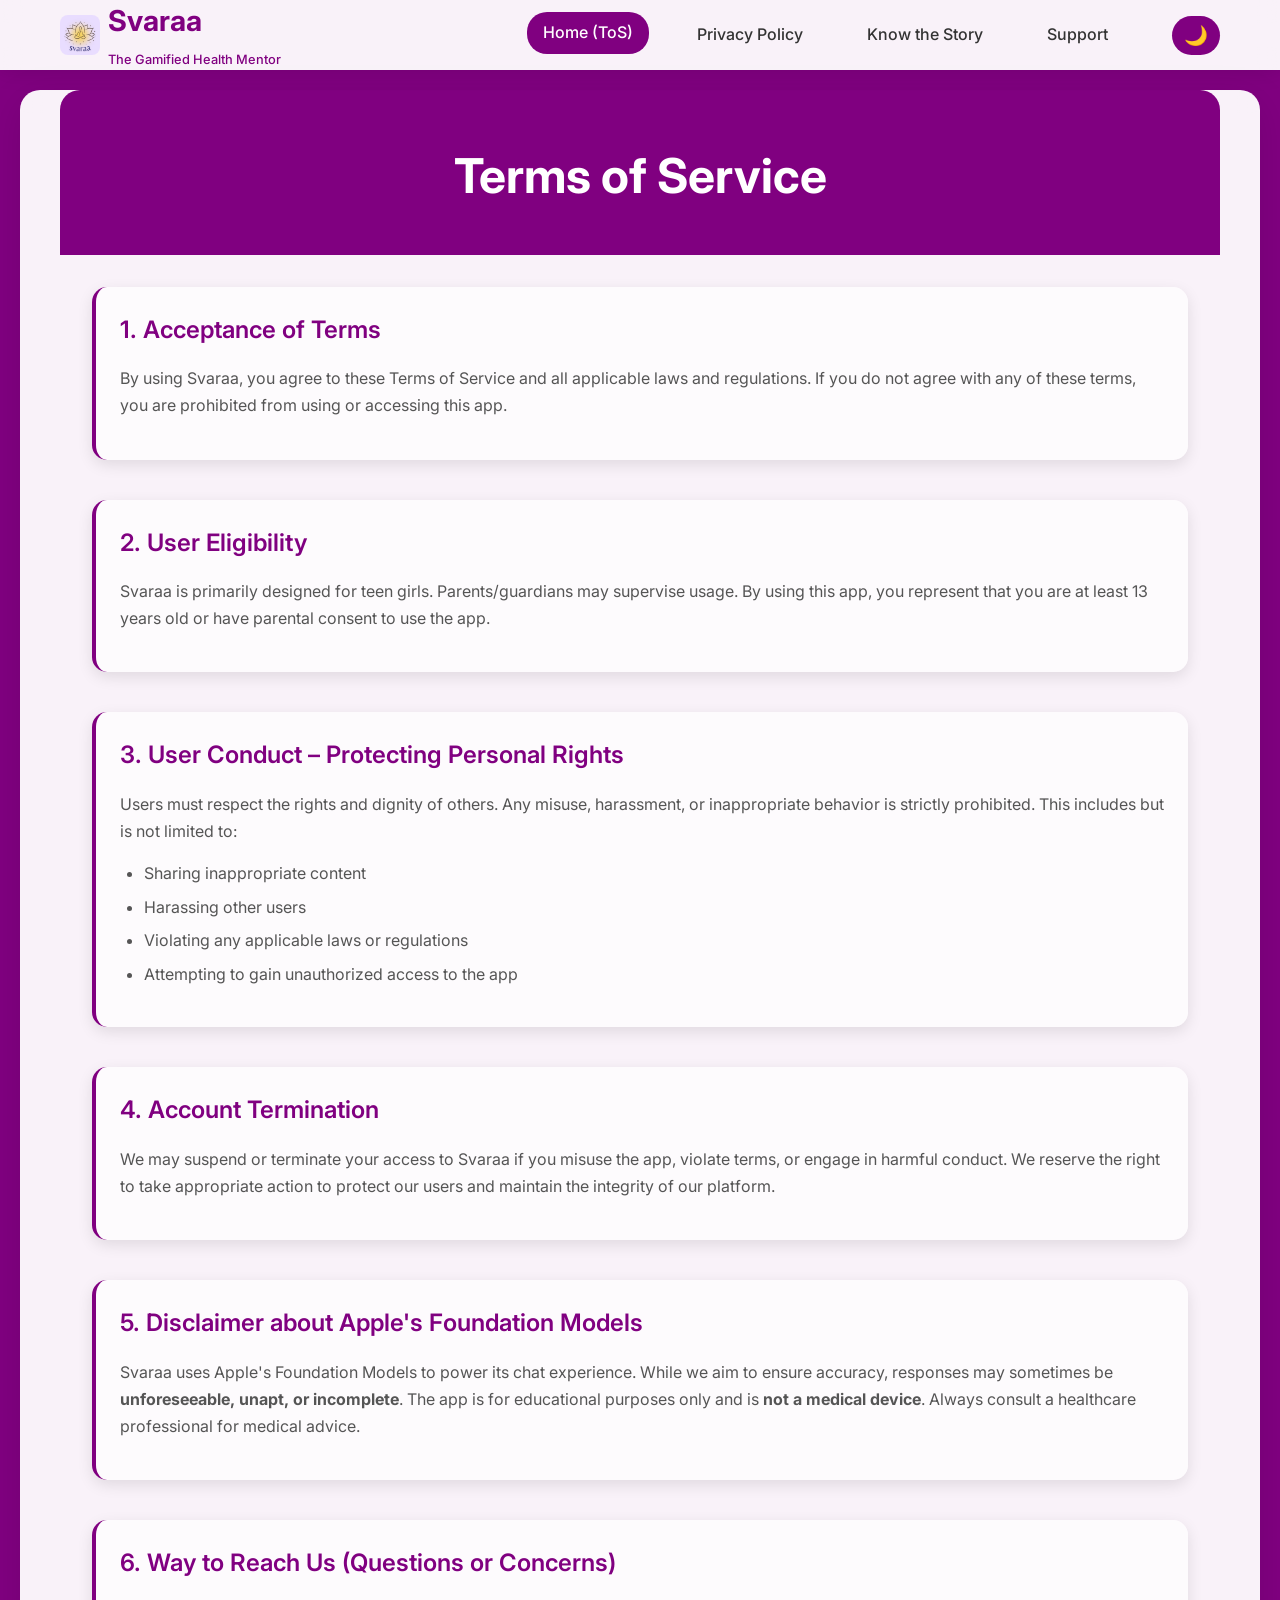
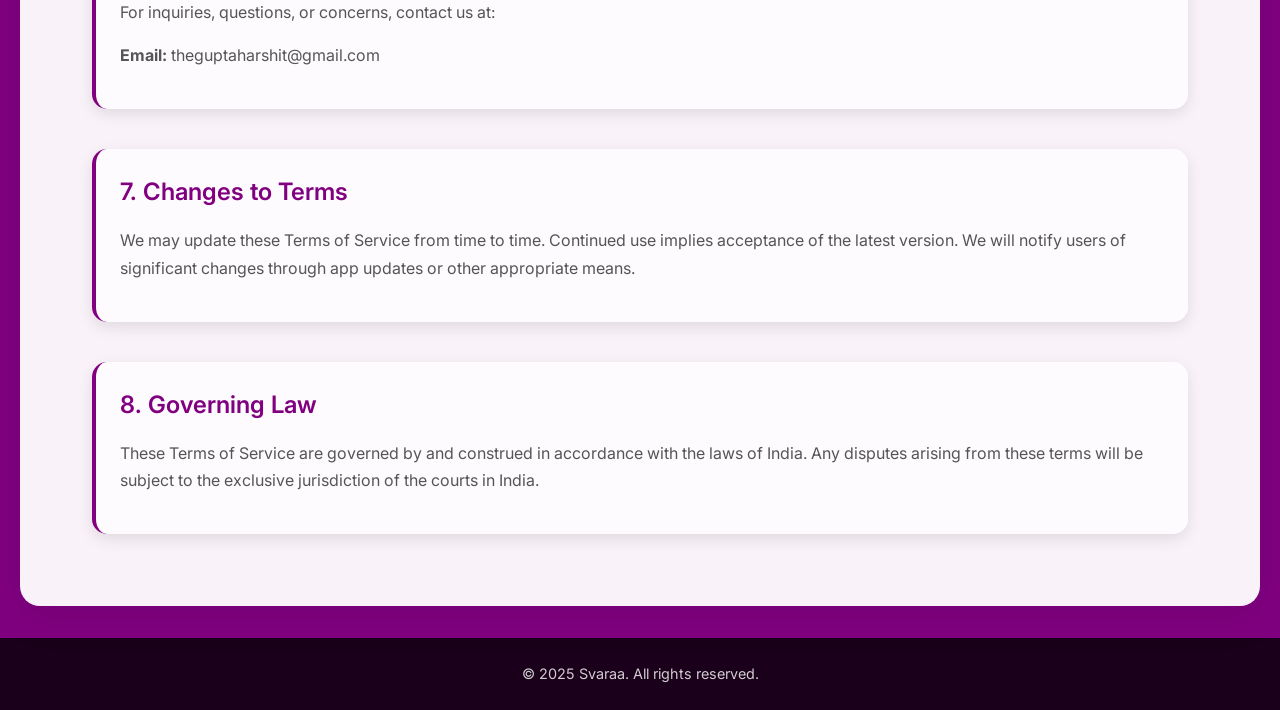
<file: index.html>
<!DOCTYPE html>
<html lang="en">
<head>
    <meta charset="UTF-8">
    <meta name="viewport" content="width=device-width, initial-scale=1.0">
    <title>Terms of Service - Svaraa</title>
    <link rel="stylesheet" href="style.css">
    <link href="https://fonts.googleapis.com/css2?family=Inter:wght@300;400;500;600;700&display=swap" rel="stylesheet">
</head>
<body>
    <nav class="navbar">
        <div class="nav-container">
            <div class="nav-logo">
                <img src="App-Logo.png" alt="Svaraa Logo" class="logo">
                <div>
                    <h2>Svaraa</h2>
                    <span class="tagline">The Gamified Health Mentor</span>
                </div>
            </div>
            <div class="nav-menu" id="nav-menu">
                <a href="index.html" class="nav-link active">Home (ToS)</a>
                <a href="privacy.html" class="nav-link">Privacy Policy</a>
                <a href="story.html" class="nav-link">Know the Story</a>
                <a href="support.html" class="nav-link">Support</a>
                <button class="theme-toggle" id="theme-toggle" aria-label="Toggle theme">
                    <span id="theme-icon">🌙</span>
                </button>
            </div>
            <div class="hamburger" id="hamburger">
                <span class="bar"></span>
                <span class="bar"></span>
                <span class="bar"></span>
            </div>
        </div>
    </nav>

    <main class="main-content">
        <div class="container">
            <header class="page-header">
                <h1>Terms of Service</h1>
            </header>

            <div class="content">
                <section class="terms-section">
                    <h2>1. Acceptance of Terms</h2>
                    <p>By using Svaraa, you agree to these Terms of Service and all applicable laws and regulations. If you do not agree with any of these terms, you are prohibited from using or accessing this app.</p>
                </section>

                <section class="terms-section">
                    <h2>2. User Eligibility</h2>
                    <p>Svaraa is primarily designed for teen girls. Parents/guardians may supervise usage. By using this app, you represent that you are at least 13 years old or have parental consent to use the app.</p>
                </section>

                <section class="terms-section">
                    <h2>3. User Conduct – Protecting Personal Rights</h2>
                    <p>Users must respect the rights and dignity of others. Any misuse, harassment, or inappropriate behavior is strictly prohibited. This includes but is not limited to:</p>
                    <ul>
                        <li>Sharing inappropriate content</li>
                        <li>Harassing other users</li>
                        <li>Violating any applicable laws or regulations</li>
                        <li>Attempting to gain unauthorized access to the app</li>
                    </ul>
                </section>

                <section class="terms-section">
                    <h2>4. Account Termination</h2>
                    <p>We may suspend or terminate your access to Svaraa if you misuse the app, violate terms, or engage in harmful conduct. We reserve the right to take appropriate action to protect our users and maintain the integrity of our platform.</p>
                </section>

                <section class="terms-section">
                    <h2>5. Disclaimer about Apple's Foundation Models</h2>
                    <p>Svaraa uses Apple's Foundation Models to power its chat experience. While we aim to ensure accuracy, responses may sometimes be <strong>unforeseeable, unapt, or incomplete</strong>. The app is for educational purposes only and is <strong>not a medical device</strong>. Always consult a healthcare professional for medical advice.</p>
                </section>

                <section class="terms-section">
                    <h2>6. Way to Reach Us (Questions or Concerns)</h2>
                    <p>For inquiries, questions, or concerns, contact us at:</p>
                    <p><strong>Email:</strong> theguptaharshit@gmail.com</p>
                </section>

                <section class="terms-section">
                    <h2>7. Changes to Terms</h2>
                    <p>We may update these Terms of Service from time to time. Continued use implies acceptance of the latest version. We will notify users of significant changes through app updates or other appropriate means.</p>
                </section>

                <section class="terms-section">
                    <h2>8. Governing Law</h2>
                    <p>These Terms of Service are governed by and construed in accordance with the laws of India. Any disputes arising from these terms will be subject to the exclusive jurisdiction of the courts in India.</p>
                </section>
            </div>
        </div>
    </main>

    <footer class="footer">
        <div class="container">
            <p>&copy; 2025 Svaraa. All rights reserved.</p>
        </div>
    </footer>

    <script src="script.js"></script>
</body>
</html>
</file>
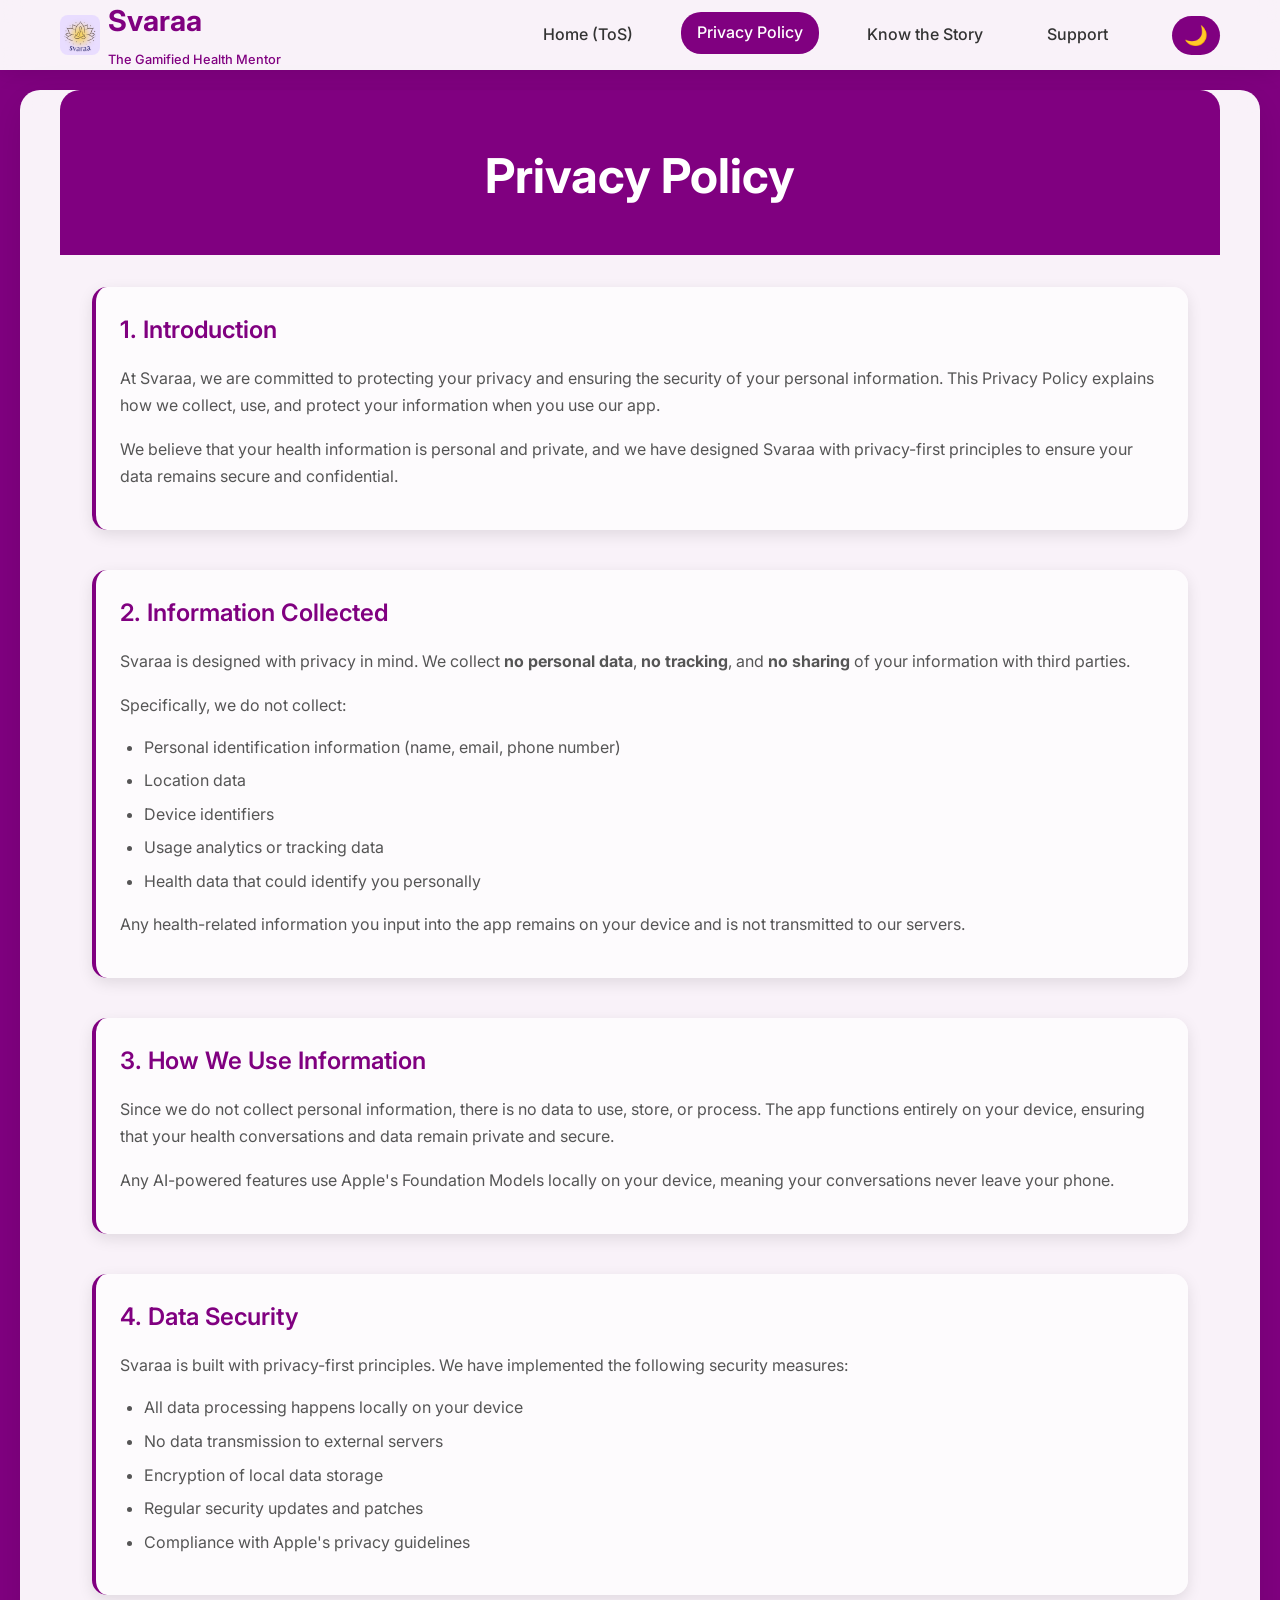
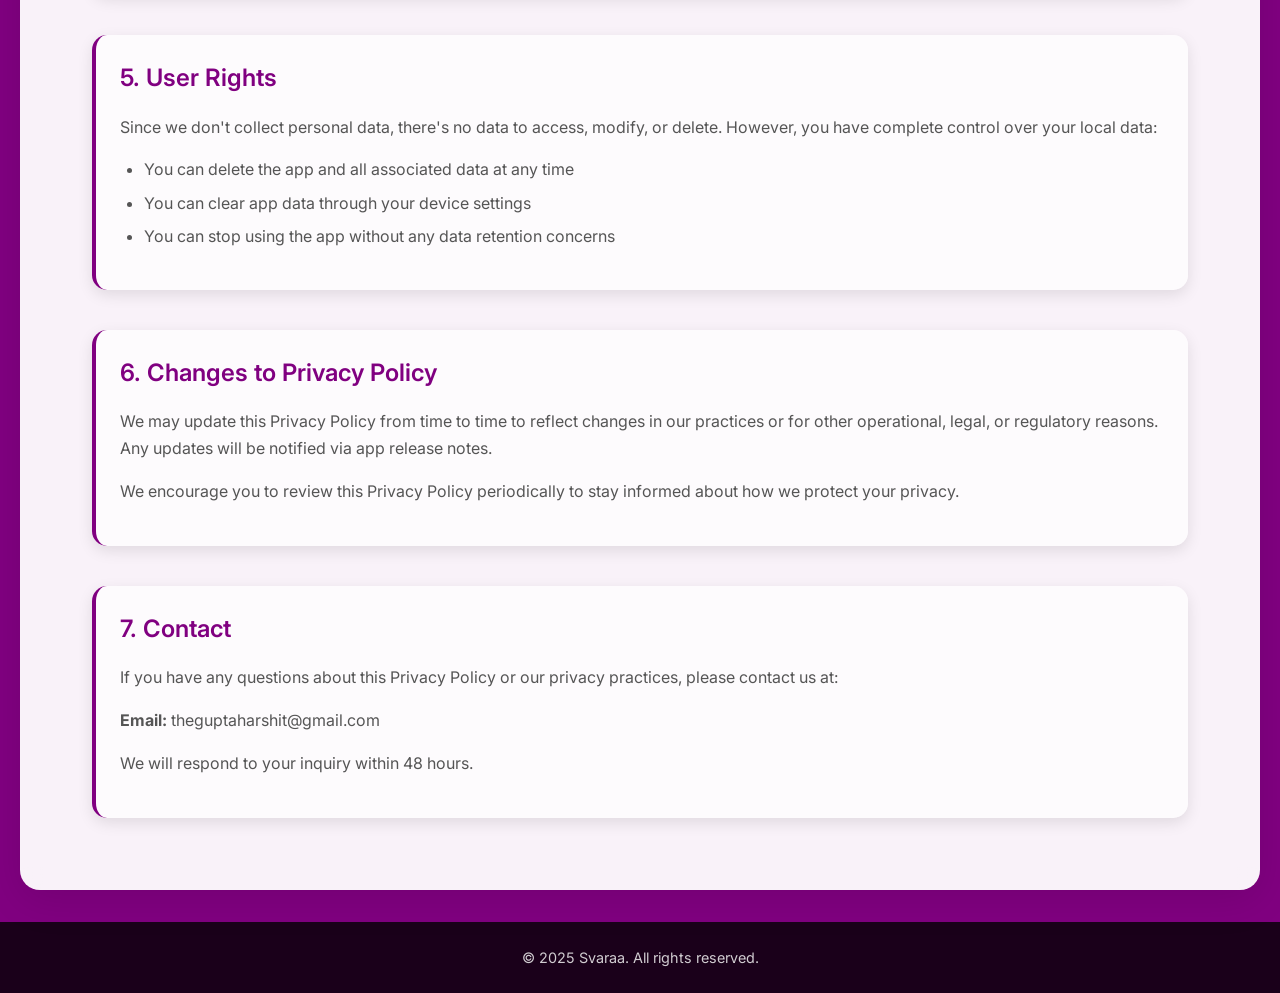
<file: privacy.html>
<!DOCTYPE html>
<html lang="en">
<head>
    <meta charset="UTF-8">
    <meta name="viewport" content="width=device-width, initial-scale=1.0">
    <title>Privacy Policy - Svaraa</title>
    <link rel="stylesheet" href="style.css">
    <link href="https://fonts.googleapis.com/css2?family=Inter:wght@300;400;500;600;700&display=swap" rel="stylesheet">
</head>
<body>
    <nav class="navbar">
        <div class="nav-container">
            <div class="nav-logo">
                <img src="App-Logo.png" alt="Svaraa Logo" class="logo">
                <div>
                    <h2>Svaraa</h2>
                    <span class="tagline">The Gamified Health Mentor</span>
                </div>
            </div>
            <div class="nav-menu" id="nav-menu">
                <a href="index.html" class="nav-link">Home (ToS)</a>
                <a href="privacy.html" class="nav-link active">Privacy Policy</a>
                <a href="story.html" class="nav-link">Know the Story</a>
                <a href="support.html" class="nav-link">Support</a>
                <button class="theme-toggle" id="theme-toggle" aria-label="Toggle theme">
                    <span id="theme-icon">🌙</span>
                </button>
            </div>
            <div class="hamburger" id="hamburger">
                <span class="bar"></span>
                <span class="bar"></span>
                <span class="bar"></span>
            </div>
        </div>
    </nav>

    <main class="main-content">
        <div class="container">
            <header class="page-header">
                <h1>Privacy Policy</h1>
            </header>

            <div class="content">
                <section class="privacy-section">
                    <h2>1. Introduction</h2>
                    <p>At Svaraa, we are committed to protecting your privacy and ensuring the security of your personal information. This Privacy Policy explains how we collect, use, and protect your information when you use our app.</p>
                    <p>We believe that your health information is personal and private, and we have designed Svaraa with privacy-first principles to ensure your data remains secure and confidential.</p>
                </section>

                <section class="privacy-section">
                    <h2>2. Information Collected</h2>
                    <p>Svaraa is designed with privacy in mind. We collect <strong>no personal data</strong>, <strong>no tracking</strong>, and <strong>no sharing</strong> of your information with third parties.</p>
                    <p>Specifically, we do not collect:</p>
                    <ul>
                        <li>Personal identification information (name, email, phone number)</li>
                        <li>Location data</li>
                        <li>Device identifiers</li>
                        <li>Usage analytics or tracking data</li>
                        <li>Health data that could identify you personally</li>
                    </ul>
                    <p>Any health-related information you input into the app remains on your device and is not transmitted to our servers.</p>
                </section>

                <section class="privacy-section">
                    <h2>3. How We Use Information</h2>
                    <p>Since we do not collect personal information, there is no data to use, store, or process. The app functions entirely on your device, ensuring that your health conversations and data remain private and secure.</p>
                    <p>Any AI-powered features use Apple's Foundation Models locally on your device, meaning your conversations never leave your phone.</p>
                </section>

                <section class="privacy-section">
                    <h2>4. Data Security</h2>
                    <p>Svaraa is built with privacy-first principles. We have implemented the following security measures:</p>
                    <ul>
                        <li>All data processing happens locally on your device</li>
                        <li>No data transmission to external servers</li>
                        <li>Encryption of local data storage</li>
                        <li>Regular security updates and patches</li>
                        <li>Compliance with Apple's privacy guidelines</li>
                    </ul>
                </section>

                <section class="privacy-section">
                    <h2>5. User Rights</h2>
                    <p>Since we don't collect personal data, there's no data to access, modify, or delete. However, you have complete control over your local data:</p>
                    <ul>
                        <li>You can delete the app and all associated data at any time</li>
                        <li>You can clear app data through your device settings</li>
                        <li>You can stop using the app without any data retention concerns</li>
                    </ul>
                </section>

                <section class="privacy-section">
                    <h2>6. Changes to Privacy Policy</h2>
                    <p>We may update this Privacy Policy from time to time to reflect changes in our practices or for other operational, legal, or regulatory reasons. Any updates will be notified via app release notes.</p>
                    <p>We encourage you to review this Privacy Policy periodically to stay informed about how we protect your privacy.</p>
                </section>

                <section class="privacy-section">
                    <h2>7. Contact</h2>
                    <p>If you have any questions about this Privacy Policy or our privacy practices, please contact us at:</p>
                    <p><strong>Email:</strong> theguptaharshit@gmail.com</p>
                    <p>We will respond to your inquiry within 48 hours.</p>
                </section>
            </div>
        </div>
    </main>

    <footer class="footer">
        <div class="container">
            <p>&copy; 2025 Svaraa. All rights reserved.</p>
        </div>
    </footer>

    <script src="script.js"></script>
</body>
</html>
</file>
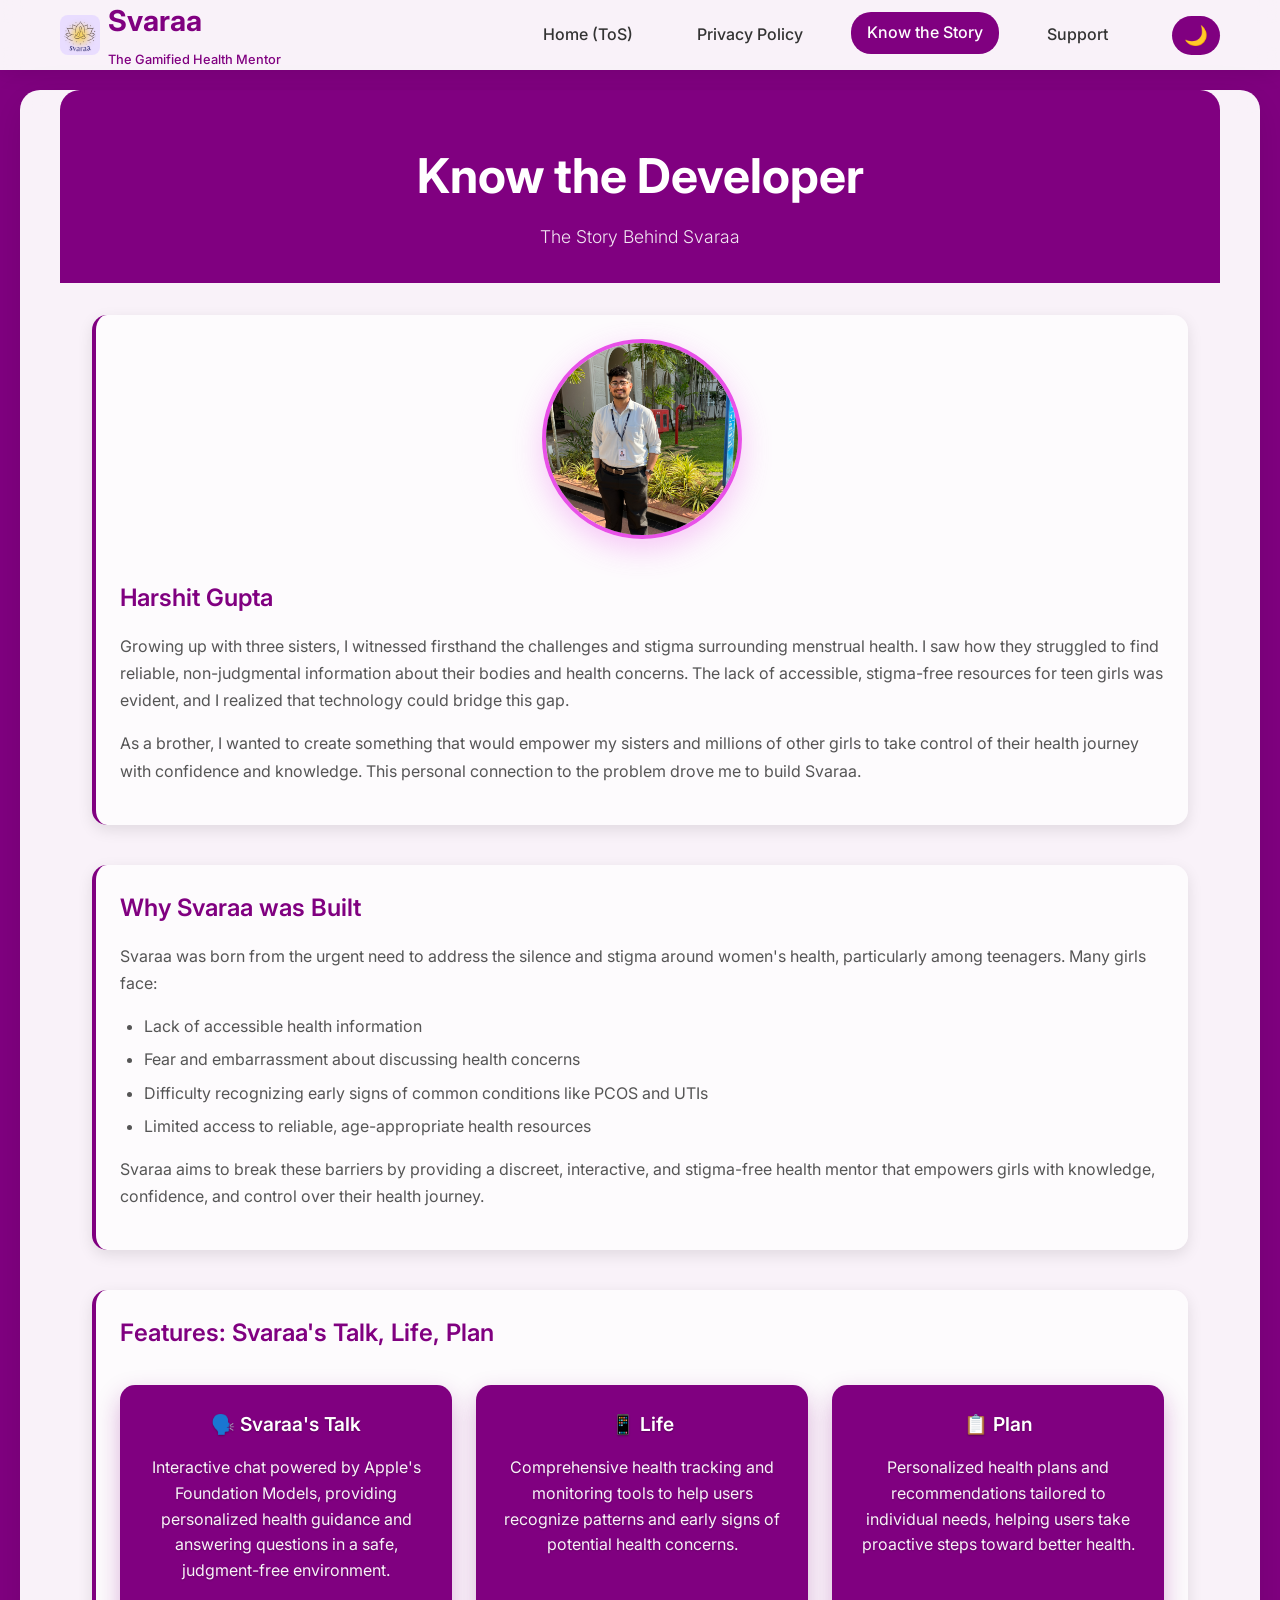
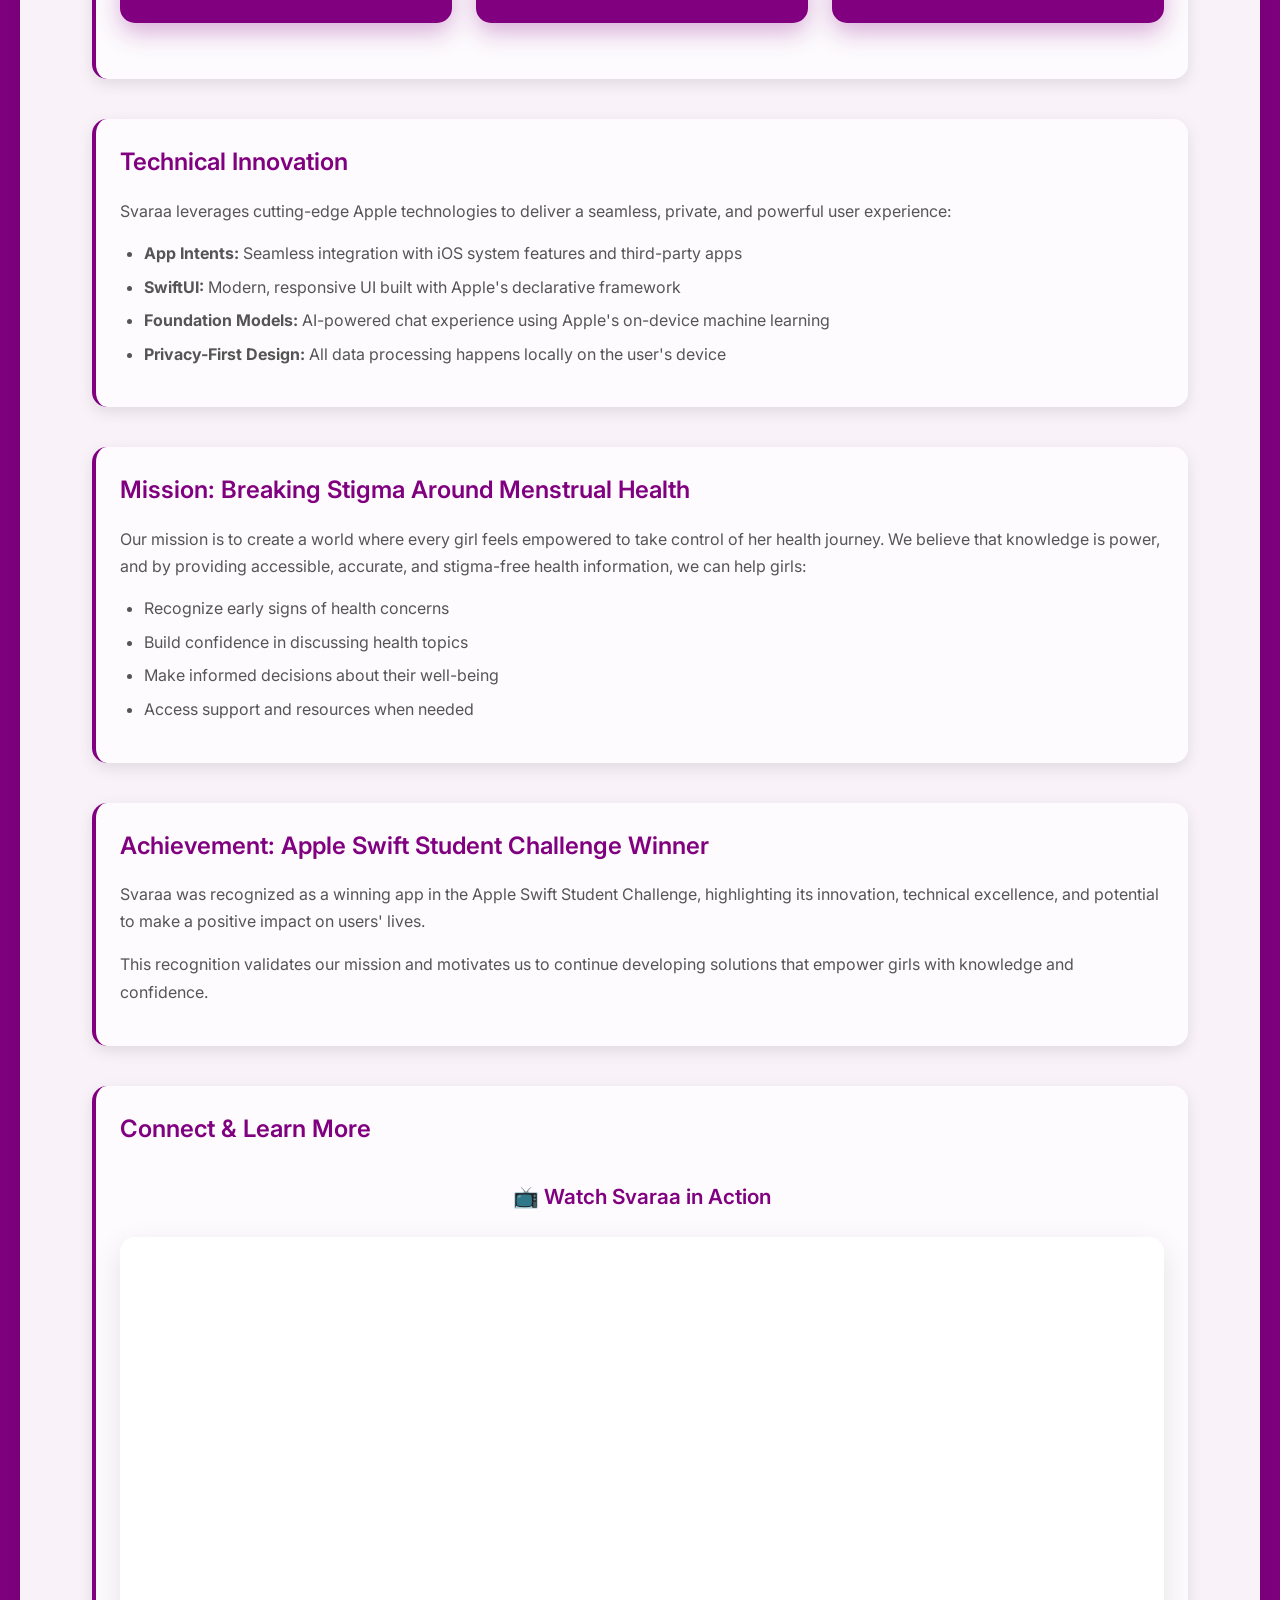
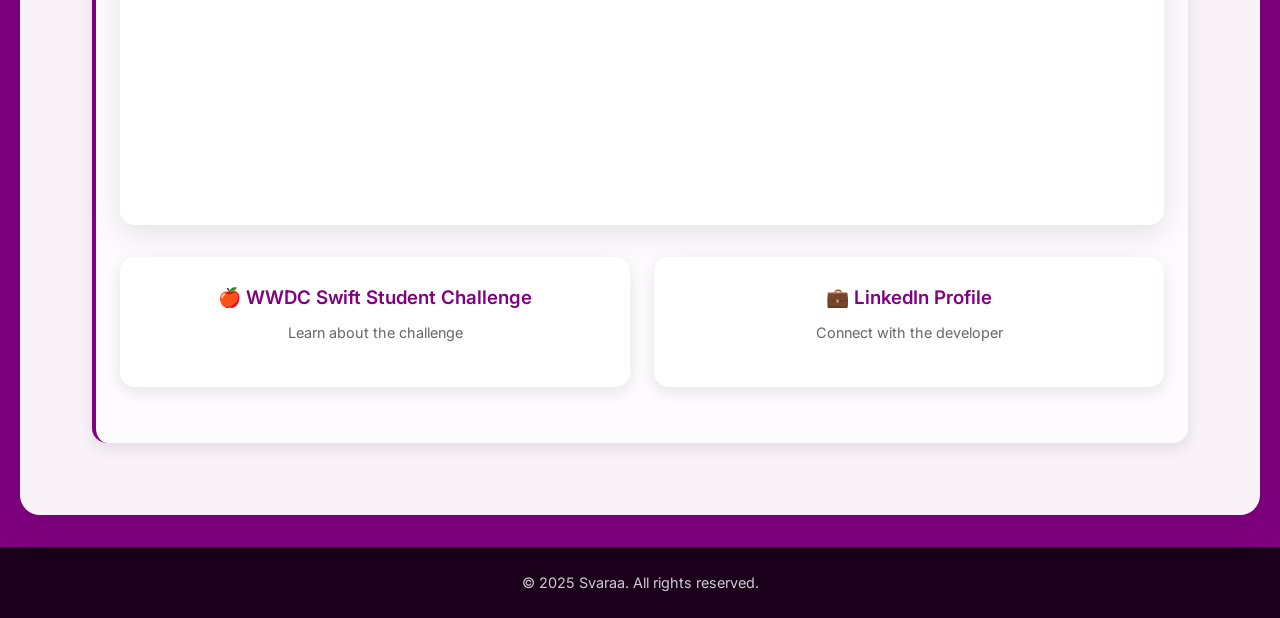
<file: story.html>
<!DOCTYPE html>
<html lang="en">
<head>
    <meta charset="UTF-8">
    <meta name="viewport" content="width=device-width, initial-scale=1.0">
    <title>Know the Story - Svaraa</title>
    <link rel="stylesheet" href="style.css">
    <link href="https://fonts.googleapis.com/css2?family=Inter:wght@300;400;500;600;700&display=swap" rel="stylesheet">
</head>
<body>
    <nav class="navbar">
        <div class="nav-container">
            <div class="nav-logo">
                <img src="App-Logo.png" alt="Svaraa Logo" class="logo">
                <div>
                    <h2>Svaraa</h2>
                    <span class="tagline">The Gamified Health Mentor</span>
                </div>
            </div>
            <div class="nav-menu" id="nav-menu">
                <a href="index.html" class="nav-link">Home (ToS)</a>
                <a href="privacy.html" class="nav-link">Privacy Policy</a>
                <a href="story.html" class="nav-link active">Know the Story</a>
                <a href="support.html" class="nav-link">Support</a>
                <button class="theme-toggle" id="theme-toggle" aria-label="Toggle theme">
                    <span id="theme-icon">🌙</span>
                </button>
            </div>
            <div class="hamburger" id="hamburger">
                <span class="bar"></span>
                <span class="bar"></span>
                <span class="bar"></span>
            </div>
        </div>
    </nav>

    <main class="main-content">
        <div class="container">
            <header class="page-header">
                <h1>Know the Developer</h1>
                <p class="subtitle">The Story Behind Svaraa</p>
            </header>

            <div class="content">
                <section class="story-section">
                    <div class="developer-photo">
                        <img src="developer.jpeg" alt="Developer Photo" class="developer-img">
                    </div>
                    
                    <h2>Harshit Gupta</h2>
                    <p>Growing up with three sisters, I witnessed firsthand the challenges and stigma surrounding menstrual health. I saw how they struggled to find reliable, non-judgmental information about their bodies and health concerns. The lack of accessible, stigma-free resources for teen girls was evident, and I realized that technology could bridge this gap.</p>
                    
                    <p>As a brother, I wanted to create something that would empower my sisters and millions of other girls to take control of their health journey with confidence and knowledge. This personal connection to the problem drove me to build Svaraa.</p>
                </section>

                <section class="story-section">
                    <h2>Why Svaraa was Built</h2>
                    <p>Svaraa was born from the urgent need to address the silence and stigma around women's health, particularly among teenagers. Many girls face:</p>
                    <ul>
                        <li>Lack of accessible health information</li>
                        <li>Fear and embarrassment about discussing health concerns</li>
                        <li>Difficulty recognizing early signs of common conditions like PCOS and UTIs</li>
                        <li>Limited access to reliable, age-appropriate health resources</li>
                    </ul>
                    <p>Svaraa aims to break these barriers by providing a discreet, interactive, and stigma-free health mentor that empowers girls with knowledge, confidence, and control over their health journey.</p>
                </section>

                <section class="story-section">
                    <h2>Features: Svaraa's Talk, Life, Plan</h2>
                    <div class="features-grid">
                        <div class="feature-card">
                            <h3>🗣️ Svaraa's Talk</h3>
                            <p>Interactive chat powered by Apple's Foundation Models, providing personalized health guidance and answering questions in a safe, judgment-free environment.</p>
                        </div>
                        <div class="feature-card">
                            <h3>📱 Life</h3>
                            <p>Comprehensive health tracking and monitoring tools to help users recognize patterns and early signs of potential health concerns.</p>
                        </div>
                        <div class="feature-card">
                            <h3>📋 Plan</h3>
                            <p>Personalized health plans and recommendations tailored to individual needs, helping users take proactive steps toward better health.</p>
                        </div>
                    </div>
                </section>

                <section class="story-section">
                    <h2>Technical Innovation</h2>
                    <p>Svaraa leverages cutting-edge Apple technologies to deliver a seamless, private, and powerful user experience:</p>
                    <ul>
                        <li><strong>App Intents:</strong> Seamless integration with iOS system features and third-party apps</li>
                        <li><strong>SwiftUI:</strong> Modern, responsive UI built with Apple's declarative framework</li>
                        <li><strong>Foundation Models:</strong> AI-powered chat experience using Apple's on-device machine learning</li>
                        <li><strong>Privacy-First Design:</strong> All data processing happens locally on the user's device</li>
                    </ul>
                </section>

                <section class="story-section">
                    <h2>Mission: Breaking Stigma Around Menstrual Health</h2>
                    <p>Our mission is to create a world where every girl feels empowered to take control of her health journey. We believe that knowledge is power, and by providing accessible, accurate, and stigma-free health information, we can help girls:</p>
                    <ul>
                        <li>Recognize early signs of health concerns</li>
                        <li>Build confidence in discussing health topics</li>
                        <li>Make informed decisions about their well-being</li>
                        <li>Access support and resources when needed</li>
                    </ul>
                </section>

                <section class="story-section">
                    <h2>Achievement: Apple Swift Student Challenge Winner</h2>
                    <p>Svaraa was recognized as a winning app in the Apple Swift Student Challenge, highlighting its innovation, technical excellence, and potential to make a positive impact on users' lives.</p>
                    <p>This recognition validates our mission and motivates us to continue developing solutions that empower girls with knowledge and confidence.</p>
                </section>

                <section class="story-section">
                    <h2>Connect & Learn More</h2>
                    
                    <!-- Embedded YouTube Video -->
                    <div class="video-container">
                        <h3>📺 Watch Svaraa in Action</h3>
                        <div class="video-wrapper">
                            <iframe 
                                width="560" 
                                height="315" 
                                src="https://www.youtube.com/embed/MXZgfW_FakE" 
                                title="Svaraa Demo Video" 
                                frameborder="0" 
                                allow="accelerometer; autoplay; clipboard-write; encrypted-media; gyroscope; picture-in-picture" 
                                allowfullscreen>
                            </iframe>
                        </div>
                    </div>

                    <div class="links-grid">
                        <a href="https://www.wwdcscholars.com/s/AA464D3F-68E1-4479-BADD-6C5692331EB5/2025" class="link-card" target="_blank" rel="noopener">
                            <h3>🍎 WWDC Swift Student Challenge</h3>
                            <p>Learn about the challenge</p>
                        </a>
                        <a href="https://www.linkedin.com/in/theguptaharshit/" class="link-card" target="_blank" rel="noopener">
                            <h3>💼 LinkedIn Profile</h3>
                            <p>Connect with the developer</p>
                        </a>
                    </div>
                </section>
            </div>
        </div>
    </main>

    <footer class="footer">
        <div class="container">
            <p>&copy; 2025 Svaraa. All rights reserved.</p>
        </div>
    </footer>

    <script src="script.js"></script>
</body>
</html>
</file>
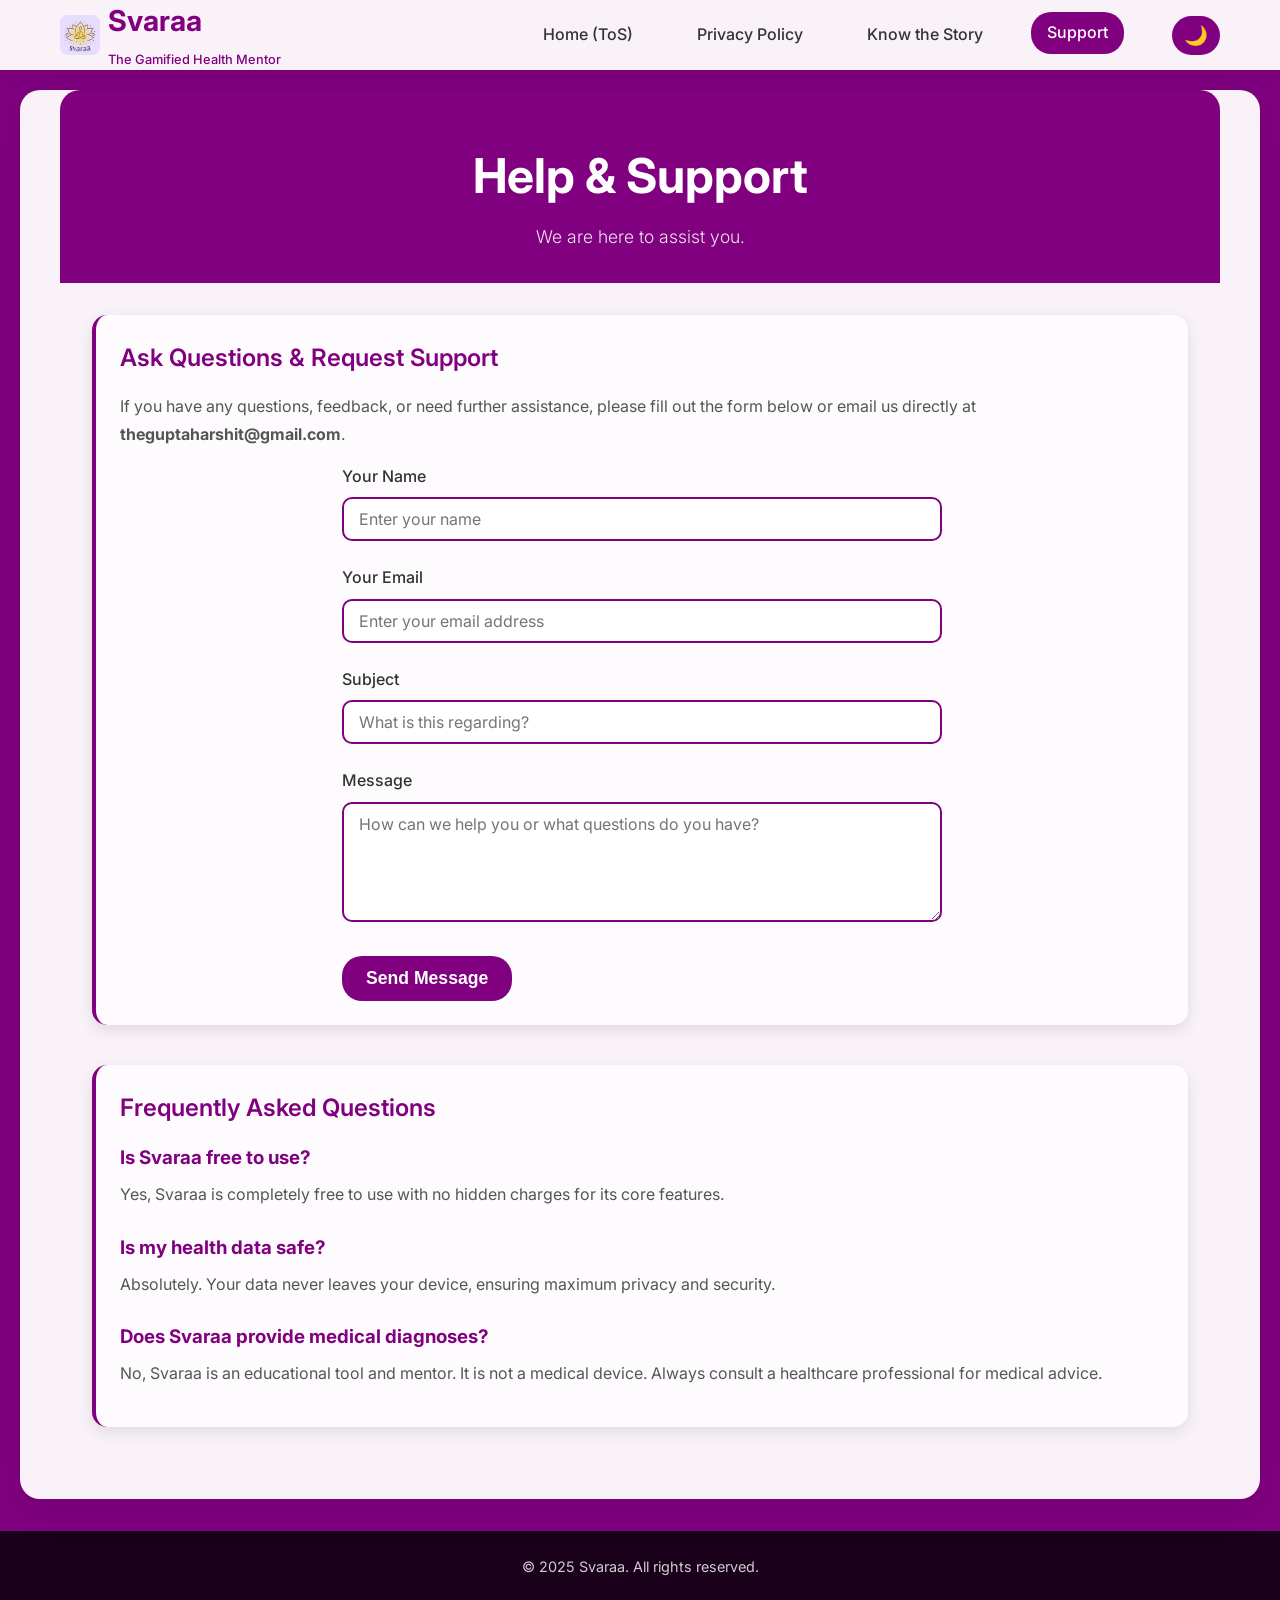
<file: support.html>
<!DOCTYPE html>
<html lang="en">
<head>
    <meta charset="UTF-8">
    <meta name="viewport" content="width=device-width, initial-scale=1.0">
    <title>Support - Svaraa</title>
    <link rel="stylesheet" href="style.css">
    <link href="https://fonts.googleapis.com/css2?family=Inter:wght@300;400;500;600;700&display=swap" rel="stylesheet">
</head>
<body>
    <nav class="navbar">
        <div class="nav-container">
            <div class="nav-logo">
                <img src="App-Logo.png" alt="Svaraa Logo" class="logo">
                <div>
                    <h2>Svaraa</h2>
                    <span class="tagline">The Gamified Health Mentor</span>
                </div>
            </div>
            <div class="nav-menu" id="nav-menu">
                <a href="index.html" class="nav-link">Home (ToS)</a>
                <a href="privacy.html" class="nav-link">Privacy Policy</a>
                <a href="story.html" class="nav-link">Know the Story</a>
                <a href="support.html" class="nav-link active">Support</a>
                <button class="theme-toggle" id="theme-toggle" aria-label="Toggle theme">
                    <span id="theme-icon">🌙</span>
                </button>
            </div>
            <div class="hamburger" id="hamburger">
                <span class="bar"></span>
                <span class="bar"></span>
                <span class="bar"></span>
            </div>
        </div>
    </nav>

    <main class="main-content">
        <div class="container">
            <header class="page-header">
                <h1>Help & Support</h1>
                <p class="subtitle">We are here to assist you.</p>
            </header>

            <div class="content">
                <section class="story-section">
                    <h2>Ask Questions & Request Support</h2>
                    <p>If you have any questions, feedback, or need further assistance, please fill out the form below or email us directly at <strong>theguptaharshit@gmail.com</strong>.</p>
                    
                    <form class="support-form" id="supportForm">
                        <div class="form-group">
                            <label for="name">Your Name</label>
                            <input type="text" id="name" name="name" class="form-input" placeholder="Enter your name" required>
                        </div>
                        <div class="form-group">
                            <label for="email">Your Email</label>
                            <input type="email" id="email" name="email" class="form-input" placeholder="Enter your email address" required>
                        </div>
                        <div class="form-group">
                            <label for="subject">Subject</label>
                            <input type="text" id="subject" name="subject" class="form-input" placeholder="What is this regarding?" required>
                        </div>
                        <div class="form-group">
                            <label for="message">Message</label>
                            <textarea id="message" name="message" class="form-textarea" placeholder="How can we help you or what questions do you have?" required></textarea>
                        </div>
                        <button type="submit" class="submit-btn" style="width: fit-content; margin-top: 10px;">Send Message</button>
                    </form>
                </section>

                <section class="story-section">
                    <h2>Frequently Asked Questions</h2>
                    <div class="faq-item" style="margin-bottom: 1.5rem;">
                        <h3 style="color: var(--text-accent); margin-bottom: 0.5rem;">Is Svaraa free to use?</h3>
                        <p>Yes, Svaraa is completely free to use with no hidden charges for its core features.</p>
                    </div>
                    <div class="faq-item" style="margin-bottom: 1.5rem;">
                        <h3 style="color: var(--text-accent); margin-bottom: 0.5rem;">Is my health data safe?</h3>
                        <p>Absolutely. Your data never leaves your device, ensuring maximum privacy and security.</p>
                    </div>
                    <div class="faq-item">
                        <h3 style="color: var(--text-accent); margin-bottom: 0.5rem;">Does Svaraa provide medical diagnoses?</h3>
                        <p>No, Svaraa is an educational tool and mentor. It is not a medical device. Always consult a healthcare professional for medical advice.</p>
                    </div>
                </section>
            </div>
        </div>
    </main>

    <footer class="footer">
        <div class="container">
            <p>&copy; 2025 Svaraa. All rights reserved.</p>
        </div>
    </footer>

    <script src="script.js"></script>
</body>
</html>
</file>
<file: style.css>
/* CSS Variables for Theme Support */
:root {
    /* Light Theme */
    --bg-primary: #800080;
    --bg-secondary: rgba(255, 255, 255, 0.95);
    --bg-tertiary: rgba(255, 255, 255, 0.7);
    --text-primary: #333;
    --text-secondary: #555;
    --text-accent: #800080;
    --text-light: #666;
    --border-color: #800080;
    --shadow-color: rgba(0, 0, 0, 0.1);
    --shadow-accent: rgba(128, 0, 128, 0.3);
    --navbar-bg: rgba(255, 255, 255, 0.95);
    --card-bg: rgba(255, 255, 255, 0.9);
    --primary-color: #800080;
    --primary-hover: #6a006a;
}

[data-theme="dark"] {
    /* Dark Theme */
    --bg-primary: #1a0d3a;
    --bg-secondary: rgba(30, 30, 30, 0.95);
    --bg-tertiary: rgba(40, 40, 40, 0.7);
    --text-primary: #e0e0e0;
    --text-secondary: #b0b0b0;
    --text-accent: #e851e8;
    --text-light: #999;
    --border-color: #e851e8;
    --shadow-color: rgba(0, 0, 0, 0.3);
    --shadow-accent: rgba(232, 81, 232, 0.2);
    --navbar-bg: rgba(30, 30, 30, 0.95);
    --card-bg: rgba(40, 40, 40, 0.9);
    --primary-color: #e851e8;
    --primary-hover: #d147d1;
}

/* Dark theme specific feature card styles */
[data-theme="dark"] .feature-card {
    background: var(--primary-color);
    color: white;
}

[data-theme="dark"] .feature-card h3 {
    color: white;
    text-shadow: 0 1px 3px rgba(0, 0, 0, 0.5);
}

[data-theme="dark"] .feature-card p {
    color: rgba(255, 255, 255, 0.95);
    text-shadow: 0 1px 3px rgba(0, 0, 0, 0.4);
}

/* Reset and Base Styles */
* {
    margin: 0;
    padding: 0;
    box-sizing: border-box;
}

body {
    font-family: 'Inter', sans-serif;
    line-height: 1.6;
    color: var(--text-primary);
    background: var(--bg-primary);
    min-height: 100vh;
    transition: background 0.3s ease, color 0.3s ease;
}

.container {
    max-width: 1200px;
    margin: 0 auto;
    padding: 0 20px;
}

/* Navigation */
.navbar {
    background: var(--navbar-bg);
    backdrop-filter: blur(10px);
    box-shadow: 0 2px 20px var(--shadow-color);
    position: sticky;
    top: 0;
    z-index: 1000;
    transition: background 0.3s ease, box-shadow 0.3s ease;
}

.nav-container {
    max-width: 1200px;
    margin: 0 auto;
    padding: 0 20px;
    display: flex;
    justify-content: space-between;
    align-items: center;
    height: 70px;
}

.nav-logo {
    display: flex;
    align-items: center;
    gap: 0.5rem;
}

.nav-logo img {
    width: 40px;
    height: 40px;
    border-radius: 8px;
    transition: transform 0.3s ease;
}

.nav-logo img:hover {
    transform: scale(1.1);
}

.nav-logo h2 {
    color: var(--text-accent);
    font-size: 1.8rem;
    font-weight: 700;
    margin-bottom: 2px;
    transition: color 0.3s ease;
}

.tagline {
    font-size: 0.8rem;
    color: var(--border-color);
    font-weight: 500;
    transition: color 0.3s ease;
}

.nav-menu {
    display: flex;
    gap: 2rem;
    align-items: center;
}

/* Theme Toggle Button */
.theme-toggle {
    background: var(--primary-color);
    border: none;
    color: white;
    padding: 8px 12px;
    border-radius: 20px;
    cursor: pointer;
    font-size: 1.2rem;
    transition: all 0.3s ease;
    margin-left: 1rem;
}

.theme-toggle:hover {
    background: var(--primary-hover);
    transform: scale(1.1);
    box-shadow: 0 4px 15px var(--shadow-accent);
}

.nav-link {
    text-decoration: none;
    color: var(--text-primary);
    font-weight: 500;
    padding: 8px 16px;
    border-radius: 20px;
    transition: all 0.3s ease;
    position: relative;
}

.nav-link:hover,
.nav-link.active {
    background: var(--primary-color);
    color: white;
    transform: translateY(-2px);
}

.hamburger {
    display: none;
    flex-direction: column;
    cursor: pointer;
    gap: 4px;
}

.bar {
    width: 25px;
    height: 3px;
    background: var(--text-accent);
    border-radius: 2px;
    transition: 0.3s;
}

/* Main Content */
.main-content {
    background: var(--bg-secondary);
    margin: 20px;
    border-radius: 20px;
    box-shadow: 0 10px 40px var(--shadow-color);
    backdrop-filter: blur(10px);
    min-height: calc(100vh - 140px);
    transition: background 0.3s ease, box-shadow 0.3s ease;
}

.page-header {
    text-align: center;
    padding: 3rem 0 2rem;
    background: var(--primary-color);
    color: white;
    border-radius: 20px 20px 0 0;
    margin-bottom: 2rem;
    transition: background 0.3s ease;
}

.page-header h1 {
    font-size: 3rem;
    font-weight: 700;
    margin-bottom: 0.5rem;
}

.subtitle {
    font-size: 1.1rem;
    opacity: 0.9;
    font-weight: 300;
}

.content {
    padding: 0 2rem 2rem;
}

/* Terms and Privacy Sections */
.terms-section,
.privacy-section,
.story-section {
    margin-bottom: 2.5rem;
    padding: 1.5rem;
    background: var(--bg-tertiary);
    border-radius: 15px;
    border-left: 4px solid var(--border-color);
    box-shadow: 0 5px 15px var(--shadow-color);
    transition: background 0.3s ease, box-shadow 0.3s ease;
}

.terms-section h2,
.privacy-section h2,
.story-section h2 {
    color: var(--text-accent);
    font-size: 1.5rem;
    margin-bottom: 1rem;
    font-weight: 600;
    transition: color 0.3s ease;
}

.terms-section p,
.privacy-section p,
.story-section p {
    margin-bottom: 1rem;
    color: var(--text-secondary);
    line-height: 1.7;
    transition: color 0.3s ease;
}

.terms-section ul,
.privacy-section ul {
    margin-left: 1.5rem;
    margin-bottom: 1rem;
}

.terms-section li,
.privacy-section li {
    margin-bottom: 0.5rem;
    color: var(--text-secondary);
    transition: color 0.3s ease;
}

.story-section ul {
    margin-left: 1.5rem;
    margin-bottom: 1rem;
}

.terms-section li,
.story-section li {
    margin-bottom: 0.5rem;
    color: var(--text-secondary);
    transition: color 0.3s ease;
}

.link {
    color: var(--border-color);
    text-decoration: none;
    font-weight: 500;
    transition: color 0.3s ease;
}

.link:hover {
    color: var(--text-accent);
}

/* Story Page Specific Styles */
.developer-photo {
    text-align: center;
    margin-bottom: 2rem;
}

.developer-img {
    width: 200px;
    height: 200px;
    border-radius: 50%;
    object-fit: cover;
    border: 4px solid #e851e8;
    box-shadow: 0 10px 30px rgba(232, 81, 232, 0.3);
}

.features-grid {
    display: grid;
    grid-template-columns: repeat(auto-fit, minmax(250px, 1fr));
    gap: 1.5rem;
    margin: 2rem 0;
}

.feature-card {
    background: var(--primary-color);
    color: white;
    padding: 1.5rem;
    border-radius: 15px;
    text-align: center;
    box-shadow: 0 10px 25px var(--shadow-accent);
    transition: transform 0.3s ease;
}

.feature-card h3 {
    color: white;
    font-size: 1.2rem;
    margin-bottom: 1rem;
    font-weight: 600;
    text-shadow: 0 1px 2px rgba(0, 0, 0, 0.3);
}

.feature-card p {
    color: rgba(255, 255, 255, 0.95);
    line-height: 1.6;
    text-shadow: 0 1px 2px rgba(0, 0, 0, 0.2);
}

.feature-card:hover {
    transform: translateY(-5px);
}

.feature-card h3 {
    font-size: 1.2rem;
    margin-bottom: 1rem;
    font-weight: 600;
}

.links-grid {
    display: grid;
    grid-template-columns: repeat(auto-fit, minmax(200px, 1fr));
    gap: 1.5rem;
    margin: 2rem 0;
}

.link-card {
    background: var(--card-bg);
    padding: 1.5rem;
    border-radius: 15px;
    text-decoration: none;
    color: var(--text-primary);
    text-align: center;
    border: 2px solid transparent;
    transition: all 0.3s ease;
    box-shadow: 0 5px 15px var(--shadow-color);
}

.link-card:hover {
    border-color: var(--border-color);
    transform: translateY(-3px);
    box-shadow: 0 10px 25px var(--shadow-accent);
}

.link-card h3 {
    color: var(--text-accent);
    margin-bottom: 0.5rem;
    font-weight: 600;
    transition: color 0.3s ease;
}

.link-card p {
    color: var(--text-light);
    font-size: 0.9rem;
    transition: color 0.3s ease;
}

/* Video Container */
.video-container {
    margin: 2rem 0;
    text-align: center;
}

.video-container h3 {
    color: var(--text-accent);
    margin-bottom: 1.5rem;
    font-size: 1.3rem;
    font-weight: 600;
}

.video-wrapper {
    position: relative;
    width: 100%;
    height: 0;
    padding-bottom: 56.25%; /* 16:9 aspect ratio */
    border-radius: 15px;
    overflow: hidden;
    box-shadow: 0 10px 30px var(--shadow-color);
    background: var(--card-bg);
}

.video-wrapper iframe {
    position: absolute;
    top: 0;
    left: 0;
    width: 100%;
    height: 100%;
    border: none;
}

/* Footer */
.footer {
    background: rgba(0, 0, 0, 0.8);
    color: white;
    text-align: center;
    padding: 1.5rem 0;
    margin-top: 2rem;
}

.footer p {
    font-size: 0.9rem;
    opacity: 0.8;
}

/* Mobile Responsive Design */
@media (max-width: 768px) {
    .nav-menu {
        position: fixed;
        left: -100%;
        top: 70px;
        flex-direction: column;
        background: var(--navbar-bg);
        width: 100%;
        text-align: center;
        transition: 0.3s;
        box-shadow: 0 10px 27px var(--shadow-color);
        padding: 2rem 0;
        gap: 1rem;
        backdrop-filter: blur(10px);
    }

    .nav-menu.active {
        left: 0;
    }

    .hamburger {
        display: flex;
    }

    .hamburger.active .bar:nth-child(2) {
        opacity: 0;
    }

    .hamburger.active .bar:nth-child(1) {
        transform: translateY(7px) rotate(45deg);
    }

    .hamburger.active .bar:nth-child(3) {
        transform: translateY(-7px) rotate(-45deg);
    }

    .main-content {
        margin: 10px;
        border-radius: 15px;
    }

    .page-header h1 {
        font-size: 2.2rem;
    }

    .content {
        padding: 0 1rem 1rem;
    }

    .terms-section,
    .privacy-section,
    .story-section {
        padding: 1rem;
        margin-bottom: 1.5rem;
    }

    .features-grid,
    .links-grid {
        grid-template-columns: 1fr;
        gap: 1rem;
    }

    .developer-img {
        width: 150px;
        height: 150px;
    }
}

@media (max-width: 480px) {
    .nav-container {
        padding: 0 15px;
    }

    .nav-logo h2 {
        font-size: 1.5rem;
    }

    .tagline {
        font-size: 0.7rem;
    }

    .page-header h1 {
        font-size: 1.8rem;
    }

    .page-header {
        padding: 2rem 0 1.5rem;
    }

    .terms-section h2,
    .privacy-section h2,
    .story-section h2 {
        font-size: 1.3rem;
    }

    .developer-img {
        width: 120px;
        height: 120px;
    }
}

/* Smooth scrolling */
html {
    scroll-behavior: smooth;
}

/* Focus states for accessibility */
.nav-link:focus,
.link:focus,
.link-card:focus {
    outline: 2px solid #e851e8;
    outline-offset: 2px;
}

/* Loading animation */
@keyframes fadeIn {
    from {
        opacity: 0;
        transform: translateY(20px);
    }
    to {
        opacity: 1;
        transform: translateY(0);
    }
}

.terms-section,
.privacy-section,
.story-section {
    animation: fadeIn 0.6s ease-out;
}

/* Form Styles */
.support-form {
    display: flex;
    flex-direction: column;
    gap: 1.5rem;
    max-width: 600px;
    margin: 0 auto;
}

.form-group {
    display: flex;
    flex-direction: column;
    gap: 0.5rem;
}

.form-group label {
    font-weight: 500;
    color: var(--text-primary);
}

.form-input, .form-textarea {
    padding: 10px 15px;
    border: 2px solid var(--border-color);
    border-radius: 10px;
    background: var(--bg-secondary);
    color: var(--text-primary);
    font-family: 'Inter', sans-serif;
    font-size: 1rem;
    transition: all 0.3s ease;
}

.form-input:focus, .form-textarea:focus {
    outline: none;
    border-color: var(--text-accent);
    box-shadow: 0 0 0 3px var(--shadow-accent);
}

.form-textarea {
    resize: vertical;
    min-height: 120px;
}

.submit-btn {
    background: var(--primary-color);
    color: white;
    border: none;
    padding: 12px 24px;
    border-radius: 20px;
    font-size: 1.1rem;
    font-weight: 600;
    cursor: pointer;
    transition: all 0.3s ease;
    align-self: flex-start;
}

.submit-btn:hover {
    background: var(--primary-hover);
    transform: translateY(-2px);
    box-shadow: 0 5px 15px var(--shadow-accent);
}

[data-theme="dark"] .form-input, [data-theme="dark"] .form-textarea {
    border-color: var(--bg-tertiary);
}
[data-theme="dark"] .form-input:focus, [data-theme="dark"] .form-textarea:focus {
    border-color: var(--primary-color);
}
</file>
